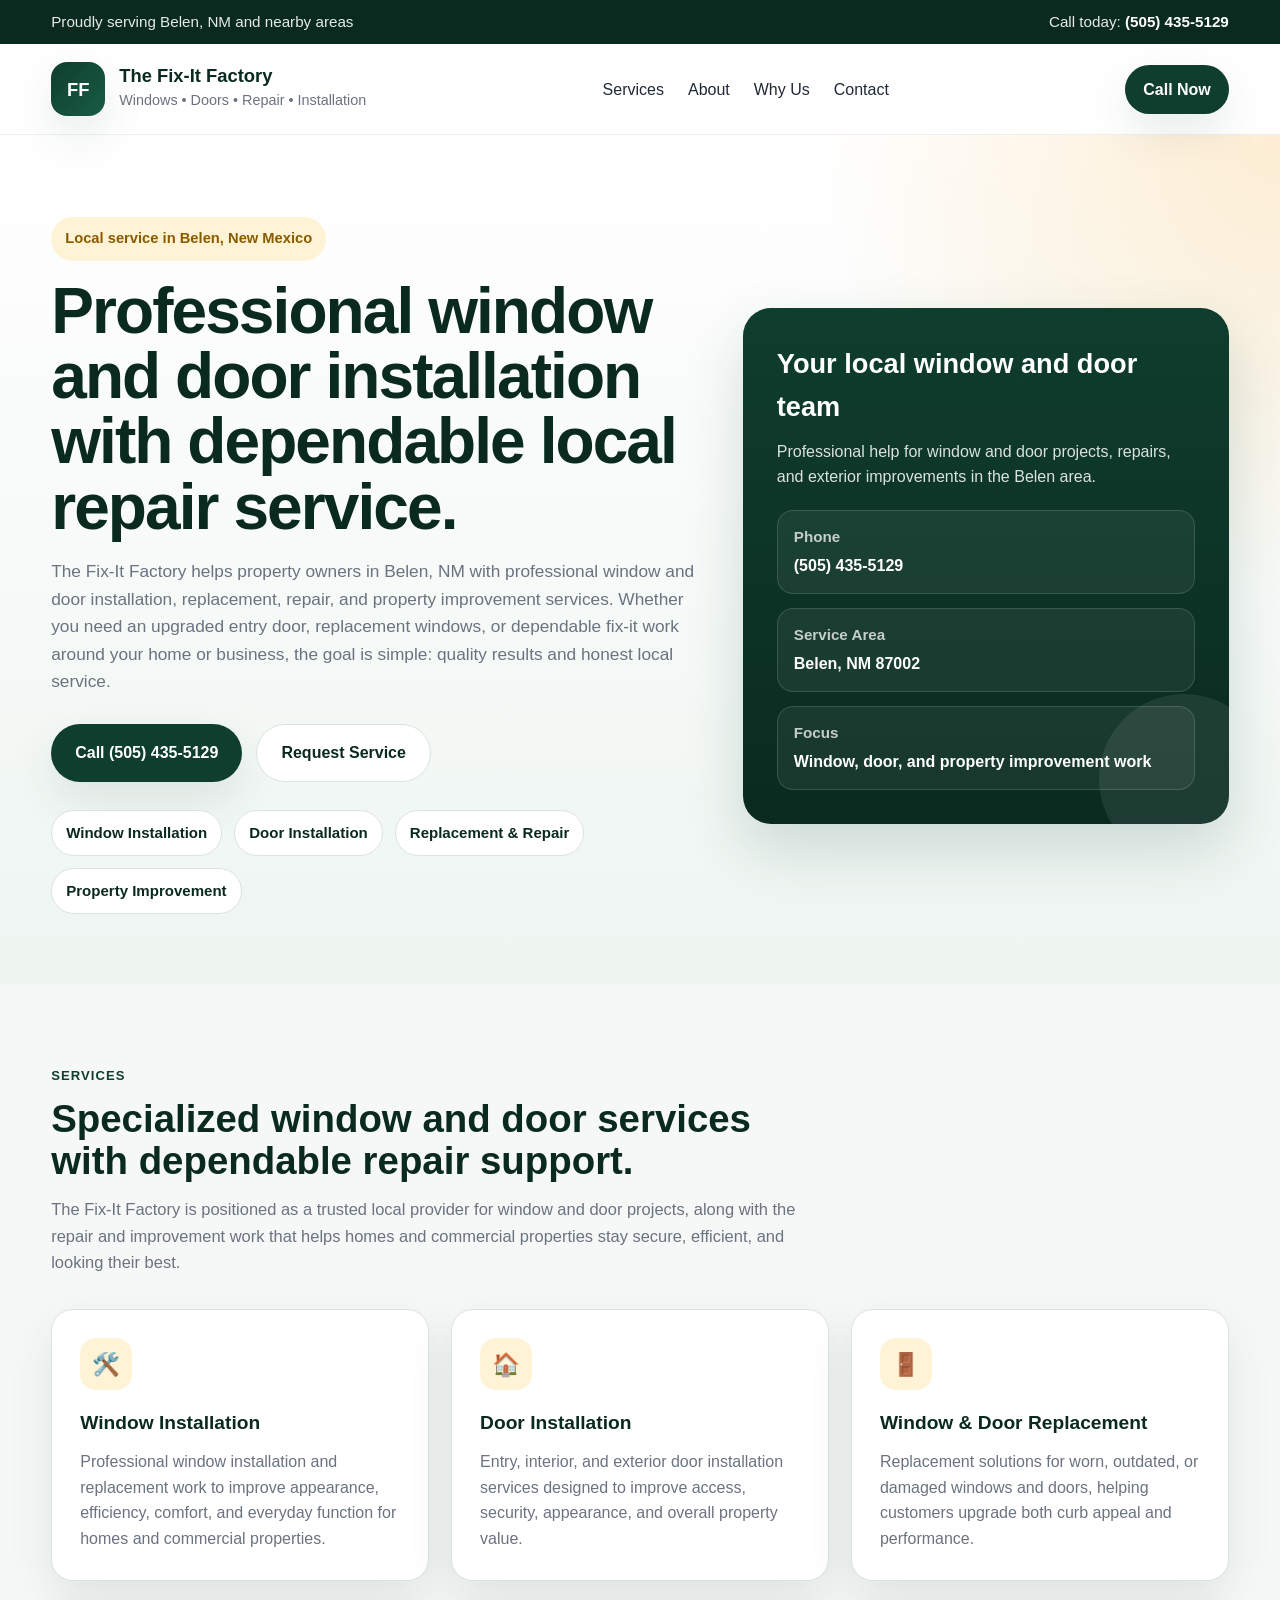
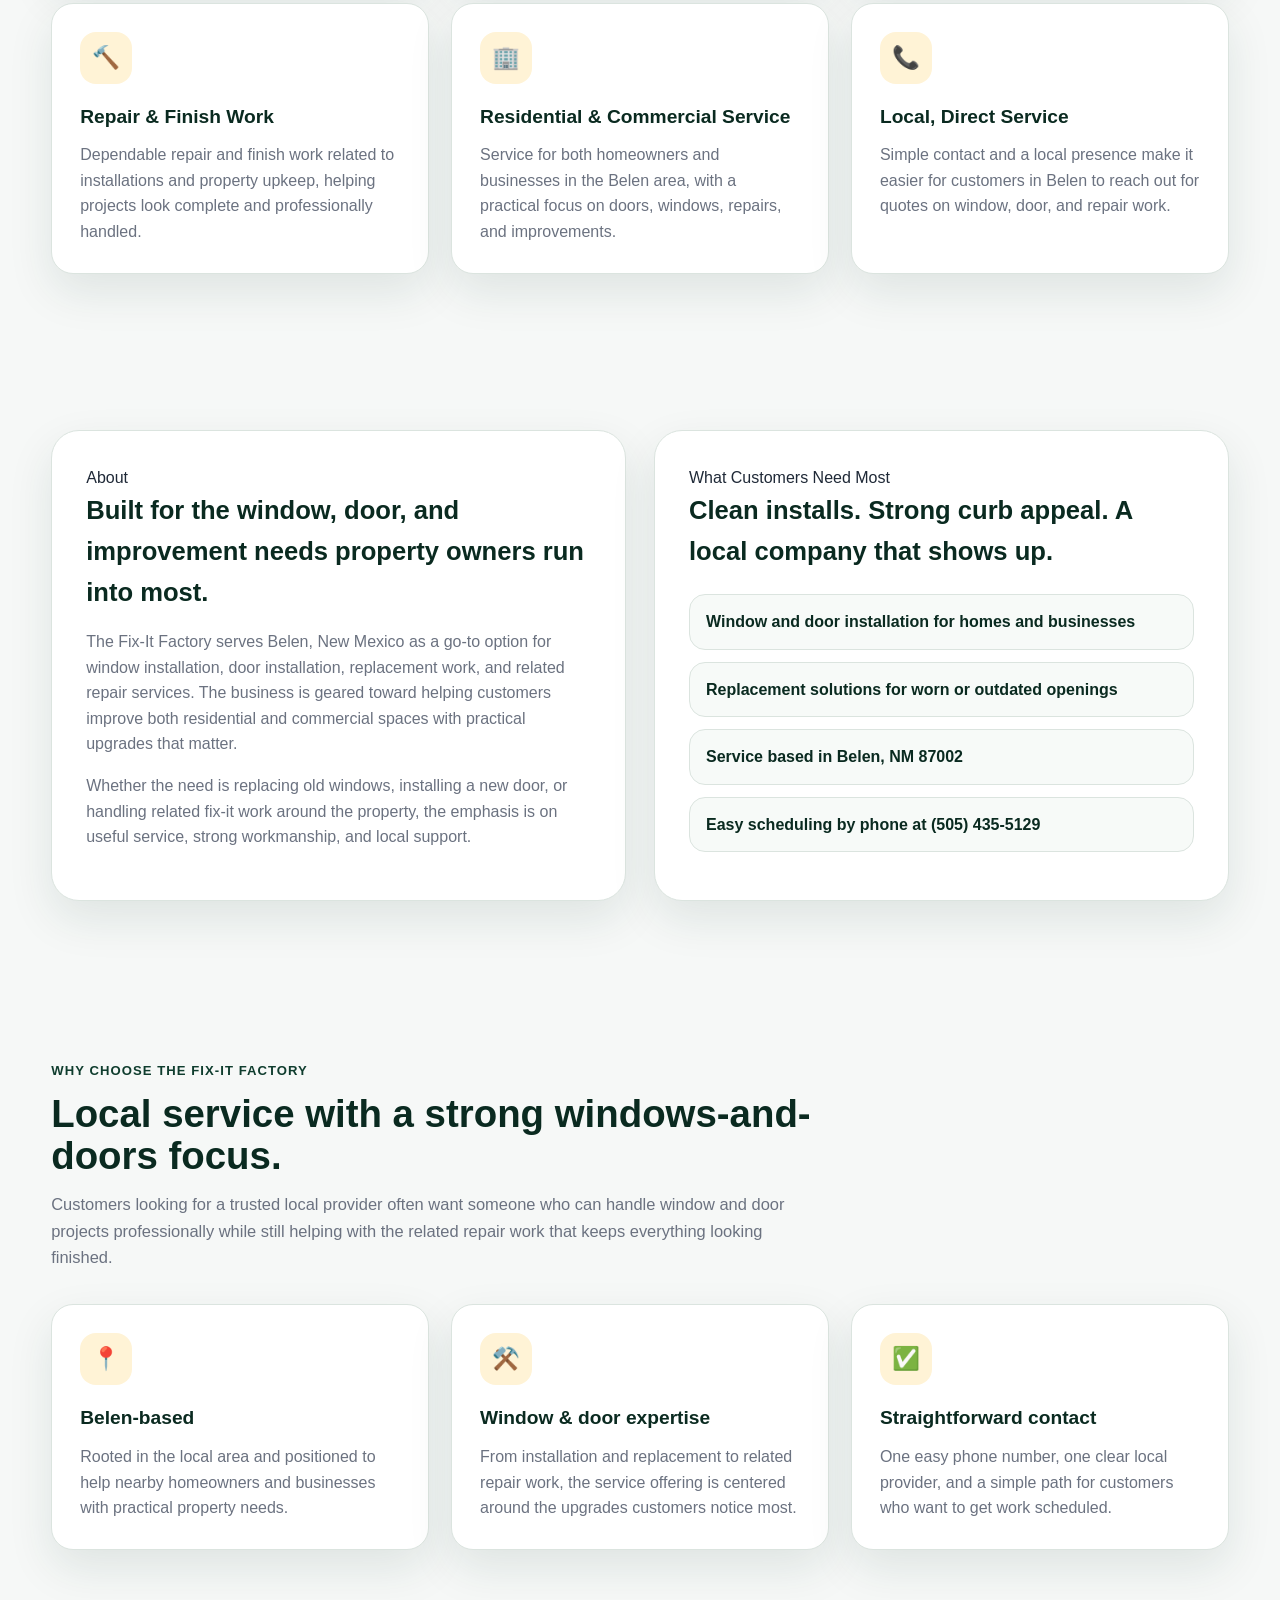
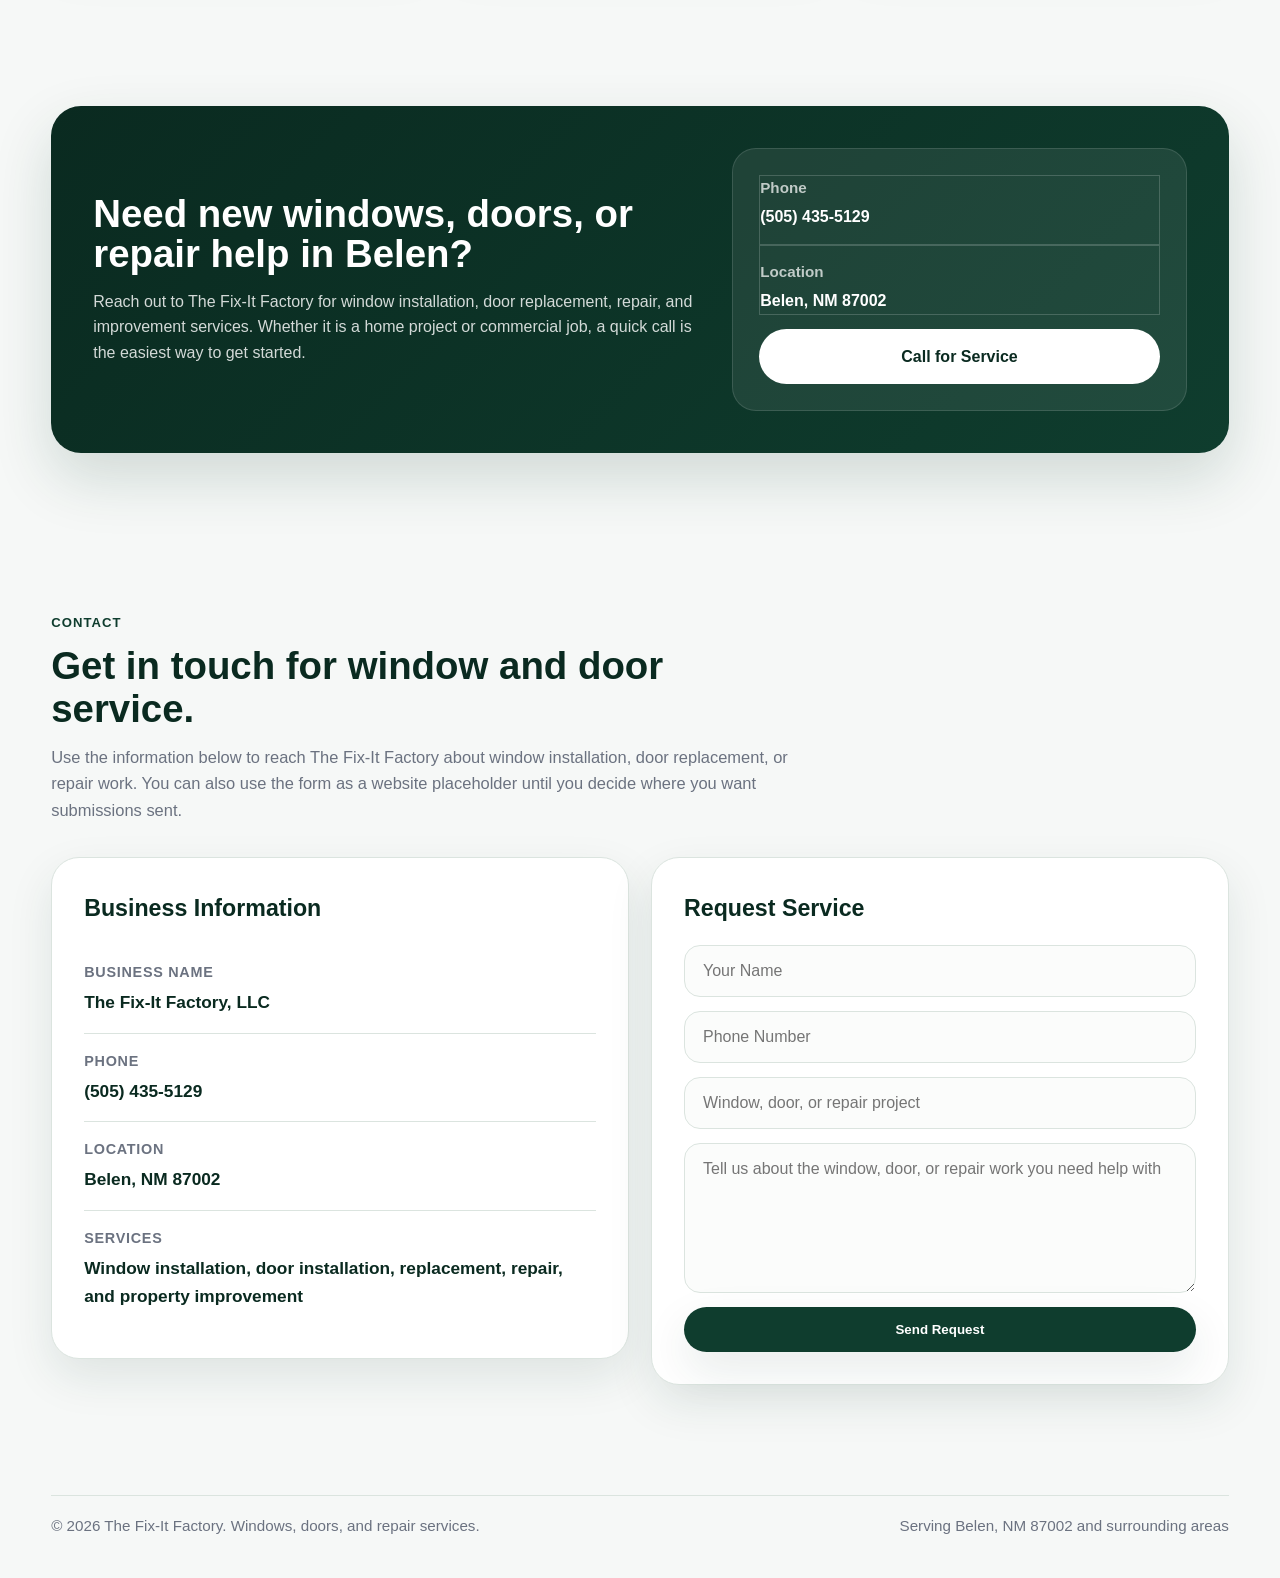
<file: index.html>
<!DOCTYPE html>
<html lang="en">
<head>
  <meta charset="UTF-8" />
  <meta name="viewport" content="width=device-width, initial-scale=1.0" />
  <title>The Fix-It Factory | Windows, Doors & Property Repair in Belen, NM</title>
  <meta name="description" content="The Fix-It Factory provides window installation, door installation, repair, and property improvement services in Belen, New Mexico. Call (505) 435-5129 for local service." />
  <style>
    :root {
      --primary: #0f3d2e;
      --primary-dark: #0a2a20;
      --accent: #f59e0b;
      --accent-soft: #fff3d6;
      --text: #1f2937;
      --text-light: #6b7280;
      --white: #ffffff;
      --bg: #f6f8f7;
      --card: #ffffff;
      --border: #dbe4df;
      --shadow: 0 18px 45px rgba(15, 61, 46, 0.10);
      --shadow-hover: 0 25px 60px rgba(15, 61, 46, 0.16);
      --radius: 22px;
      --max-width: 1180px;
    }

    * {
      box-sizing: border-box;
      margin: 0;
      padding: 0;
    }

    html {
      scroll-behavior: smooth;
    }

    body {
      font-family: Arial, Helvetica, sans-serif;
      color: var(--text);
      background: var(--bg);
      line-height: 1.6;
    }

    a {
      text-decoration: none;
      color: inherit;
    }

    img {
      max-width: 100%;
      display: block;
    }

    .container {
      width: min(92%, var(--max-width));
      margin: 0 auto;
    }

    .topbar {
      background: var(--primary-dark);
      color: rgba(255,255,255,0.9);
      font-size: 0.95rem;
    }

    .topbar-inner {
      display: flex;
      justify-content: space-between;
      align-items: center;
      gap: 16px;
      padding: 10px 0;
      flex-wrap: wrap;
    }

    .topbar a {
      color: #fff;
      font-weight: 700;
    }

    header {
      position: sticky;
      top: 0;
      z-index: 1000;
      background: rgba(255,255,255,0.92);
      backdrop-filter: blur(14px);
      border-bottom: 1px solid rgba(15, 61, 46, 0.08);
    }

    .nav {
      display: flex;
      align-items: center;
      justify-content: space-between;
      gap: 20px;
      padding: 18px 0;
    }

    .brand {
      display: flex;
      align-items: center;
      gap: 14px;
    }

    .logo {
      width: 54px;
      height: 54px;
      border-radius: 16px;
      background: linear-gradient(135deg, var(--primary), #185c46);
      color: white;
      display: grid;
      place-items: center;
      font-weight: 800;
      font-size: 1.15rem;
      box-shadow: var(--shadow);
    }

    .brand-text h1 {
      font-size: 1.15rem;
      line-height: 1.1;
      color: var(--primary-dark);
    }

    .brand-text span {
      font-size: 0.9rem;
      color: var(--text-light);
    }

    nav ul {
      list-style: none;
      display: flex;
      align-items: center;
      gap: 24px;
      flex-wrap: wrap;
    }

    nav a:hover {
      color: var(--primary);
    }

    .nav-cta {
      display: inline-flex;
      align-items: center;
      justify-content: center;
      background: var(--primary);
      color: #ffffff;
      padding: 12px 18px;
      border-radius: 999px;
      font-weight: 700;
      box-shadow: var(--shadow);
      transition: 0.25s ease;
    }

    .nav-cta:hover,
    .btn:hover {
      color: inherit;
      transform: translateY(-2px);
      box-shadow: var(--shadow-hover);
    }

    .hero {
      position: relative;
      overflow: hidden;
      padding: 82px 0 70px;
      background:
        radial-gradient(circle at top right, rgba(245, 158, 11, 0.18), transparent 30%),
        linear-gradient(180deg, #ffffff 0%, #eef5f1 100%);
    }

    .hero-grid {
      display: grid;
      grid-template-columns: 1.15fr 0.85fr;
      gap: 34px;
      align-items: center;
    }

    .eyebrow {
      display: inline-flex;
      align-items: center;
      gap: 8px;
      padding: 10px 14px;
      border-radius: 999px;
      background: var(--accent-soft);
      color: #8a5a00;
      font-weight: 700;
      margin-bottom: 18px;
      font-size: 0.92rem;
    }

    .hero h2 {
      font-size: clamp(2.2rem, 5vw, 4.5rem);
      line-height: 1.02;
      color: var(--primary-dark);
      margin-bottom: 18px;
      letter-spacing: -0.03em;
    }

    .hero p {
      font-size: 1.08rem;
      color: var(--text-light);
      max-width: 700px;
      margin-bottom: 28px;
    }

    .hero-actions {
      display: flex;
      flex-wrap: wrap;
      gap: 14px;
      margin-bottom: 28px;
    }

    .btn {
      display: inline-flex;
      align-items: center;
      justify-content: center;
      padding: 15px 24px;
      border-radius: 999px;
      font-weight: 700;
      transition: 0.25s ease;
    }

    .btn-primary {
      background: var(--primary);
      color: #ffffff;
      box-shadow: var(--shadow);
    }

    .btn-secondary {
      border: 1px solid var(--border);
      background: #ffffff;
      color: var(--primary-dark);
    }

    .hero-points {
      display: flex;
      flex-wrap: wrap;
      gap: 12px;
    }

    .hero-points span {
      background: white;
      border: 1px solid var(--border);
      color: var(--primary-dark);
      padding: 10px 14px;
      border-radius: 999px;
      font-size: 0.94rem;
      font-weight: 700;
    }

    .hero-card {
      background: linear-gradient(180deg, var(--primary) 0%, var(--primary-dark) 100%);
      color: white;
      padding: 34px;
      border-radius: 28px;
      box-shadow: var(--shadow-hover);
      position: relative;
      overflow: hidden;
    }

    .hero-card::after {
      content: "";
      position: absolute;
      inset: auto -40px -40px auto;
      width: 170px;
      height: 170px;
      background: rgba(255,255,255,0.08);
      border-radius: 50%;
    }

    .hero-card h3 {
      font-size: 1.7rem;
      margin-bottom: 10px;
    }

    .hero-card p {
      color: rgba(255,255,255,0.85);
      margin-bottom: 20px;
      font-size: 1rem;
    }

    .info-list {
      display: grid;
      gap: 14px;
    }

    .info-item {
      padding: 14px 16px;
      border: 1px solid rgba(255,255,255,0.14);
      background: rgba(255,255,255,0.06);
      border-radius: 16px;
    }

    .info-item strong {
      display: block;
      margin-bottom: 4px;
      font-size: 0.95rem;
      color: rgba(255,255,255,0.75);
    }

    .info-item span,
    .info-item a {
      font-size: 1rem;
      font-weight: 700;
      color: white;
    }

    section {
      padding: 78px 0;
    }

    .section-head {
      max-width: 760px;
      margin-bottom: 34px;
    }

    .section-head .tag {
      display: inline-block;
      color: var(--primary);
      font-weight: 800;
      text-transform: uppercase;
      letter-spacing: 0.08em;
      font-size: 0.82rem;
      margin-bottom: 12px;
    }

    .section-head h3 {
      font-size: clamp(1.8rem, 3vw, 3rem);
      line-height: 1.1;
      color: var(--primary-dark);
      margin-bottom: 14px;
    }

    .section-head p {
      color: var(--text-light);
      font-size: 1.03rem;
    }

    .services-grid,
    .why-grid,
    .contact-grid {
      display: grid;
      gap: 22px;
    }

    .services-grid {
      grid-template-columns: repeat(3, 1fr);
    }

    .card {
      background: var(--card);
      border: 1px solid var(--border);
      border-radius: var(--radius);
      padding: 28px;
      box-shadow: var(--shadow);
      transition: 0.25s ease;
    }

    .card:hover {
      transform: translateY(-6px);
      box-shadow: var(--shadow-hover);
    }

    .icon {
      width: 52px;
      height: 52px;
      border-radius: 16px;
      background: var(--accent-soft);
      color: #8a5a00;
      display: grid;
      place-items: center;
      font-size: 1.4rem;
      margin-bottom: 18px;
    }

    .card h4 {
      font-size: 1.2rem;
      color: var(--primary-dark);
      margin-bottom: 10px;
    }

    .card p {
      color: var(--text-light);
    }

    .about-wrap {
      display: grid;
      grid-template-columns: 1fr 1fr;
      gap: 28px;
      align-items: stretch;
    }

    .about-panel {
      background: white;
      border: 1px solid var(--border);
      border-radius: 28px;
      padding: 34px;
      box-shadow: var(--shadow);
    }

    .about-panel h4 {
      font-size: 1.6rem;
      color: var(--primary-dark);
      margin-bottom: 16px;
    }

    .about-panel p {
      color: var(--text-light);
      margin-bottom: 16px;
    }

    .check-list {
      list-style: none;
      display: grid;
      gap: 12px;
      margin-top: 22px;
    }

    .check-list li {
      background: #f7faf8;
      border: 1px solid var(--border);
      border-radius: 16px;
      padding: 14px 16px;
      font-weight: 700;
      color: var(--primary-dark);
    }

    .why-grid {
      grid-template-columns: repeat(3, 1fr);
    }

    .cta {
      background: linear-gradient(135deg, var(--primary-dark), var(--primary));
      color: white;
      border-radius: 30px;
      padding: 42px;
      display: grid;
      grid-template-columns: 1.15fr 0.85fr;
      gap: 24px;
      align-items: center;
      box-shadow: var(--shadow-hover);
    }

    .cta h3 {
      font-size: clamp(1.8rem, 3vw, 3rem);
      line-height: 1.05;
      margin-bottom: 14px;
    }

    .cta p {
      color: rgba(255,255,255,0.82);
      max-width: 680px;
    }

    .cta-box {
      background: rgba(255,255,255,0.08);
      border: 1px solid rgba(255,255,255,0.12);
      border-radius: 24px;
      padding: 26px;
    }

    .cta-box .btn-secondary {
      background: #ffffff;
      color: var(--primary-dark);
      border: none;
      width: 100%;
      margin-top: 14px;
    }

    .contact-grid {
      grid-template-columns: 1fr 1fr;
      align-items: start;
    }

    .contact-card {
      background: white;
      border: 1px solid var(--border);
      border-radius: 28px;
      padding: 32px;
      box-shadow: var(--shadow);
    }

    .contact-card h4 {
      font-size: 1.45rem;
      color: var(--primary-dark);
      margin-bottom: 18px;
    }

    .contact-row {
      padding: 16px 0;
      border-bottom: 1px solid var(--border);
    }

    .contact-row:last-child {
      border-bottom: none;
    }

    .contact-row strong {
      display: block;
      color: var(--text-light);
      font-size: 0.9rem;
      margin-bottom: 5px;
      text-transform: uppercase;
      letter-spacing: 0.05em;
    }

    .contact-row span,
    .contact-row a {
      color: var(--primary-dark);
      font-size: 1.08rem;
      font-weight: 700;
    }

    form {
      display: grid;
      gap: 14px;
    }

    input,
    textarea {
      width: 100%;
      padding: 16px 18px;
      border-radius: 16px;
      border: 1px solid var(--border);
      background: #fbfcfb;
      font-size: 1rem;
      color: var(--text);
      font-family: inherit;
    }

    textarea {
      min-height: 150px;
      resize: vertical;
    }

    button {
      border: none;
      cursor: pointer;
      font-family: inherit;
      color: inherit;
    }

    footer {
      padding: 32px 0 40px;
      color: var(--text-light);
      font-size: 0.95rem;
    }

    .footer-inner {
      display: flex;
      justify-content: space-between;
      gap: 16px;
      flex-wrap: wrap;
      padding-top: 18px;
      border-top: 1px solid var(--border);
    }

    @media (max-width: 980px) {
      .hero-grid,
      .about-wrap,
      .cta,
      .contact-grid,
      .services-grid,
      .why-grid {
        grid-template-columns: 1fr;
      }

      .nav {
        flex-direction: column;
        align-items: flex-start;
      }

      nav ul {
        gap: 16px;
      }
    }

    @media (max-width: 640px) {
      .hero {
        padding-top: 62px;
      }

      .hero-card,
      .about-panel,
      .contact-card,
      .cta,
      .card {
        padding: 24px;
      }

      .topbar-inner,
      .footer-inner {
        flex-direction: column;
        align-items: flex-start;
      }

      .hero-actions {
        flex-direction: column;
      }

      .btn,
      .nav-cta {
        width: 100%;
      }
    }
  </style>
</head>
<body>
  <div class="topbar">
    <div class="container topbar-inner">
      <div>Proudly serving Belen, NM and nearby areas</div>
      <div>Call today: <a href="tel:15054355129">(505) 435-5129</a></div>
    </div>
  </div>

  <header>
    <div class="container nav">
      <a href="#home" class="brand">
        <div class="logo">FF</div>
        <div class="brand-text">
          <h1>The Fix-It Factory</h1>
          <span>Windows • Doors • Repair • Installation</span>
        </div>
      </a>

      <nav>
        <ul>
          <li><a href="#services">Services</a></li>
          <li><a href="#about">About</a></li>
          <li><a href="#why-us">Why Us</a></li>
          <li><a href="#contact">Contact</a></li>
        </ul>
      </nav>

      <a class="nav-cta" href="tel:15054355129">Call Now</a>
    </div>
  </header>

  <main>
    <section class="hero" id="home">
      <div class="container hero-grid">
        <div>
          <div class="eyebrow">Local service in Belen, New Mexico</div>
          <h2>Professional window and door installation with dependable local repair service.</h2>
          <p>
            The Fix-It Factory helps property owners in Belen, NM with professional window and door installation, replacement, repair, and property improvement services. Whether you need an upgraded entry door, replacement windows, or dependable fix-it work around your home or business, the goal is simple: quality results and honest local service.
          </p>

          <div class="hero-actions">
            <a class="btn btn-primary" href="tel:15054355129">Call (505) 435-5129</a>
            <a class="btn btn-secondary" href="#contact">Request Service</a>
          </div>

          <div class="hero-points">
            <span>Window Installation</span>
            <span>Door Installation</span>
            <span>Replacement & Repair</span>
            <span>Property Improvement</span>
          </div>
        </div>

        <aside class="hero-card">
          <h3>Your local window and door team</h3>
          <p>Professional help for window and door projects, repairs, and exterior improvements in the Belen area.</p>
          <div class="info-list">
            <div class="info-item">
              <strong>Phone</strong>
              <a href="tel:15054355129">(505) 435-5129</a>
            </div>
            <div class="info-item">
              <strong>Service Area</strong>
              <span>Belen, NM 87002</span>
            </div>
            <div class="info-item">
              <strong>Focus</strong>
              <span>Window, door, and property improvement work</span>
            </div>
          </div>
        </aside>
      </div>
    </section>

    <section id="services">
      <div class="container">
        <div class="section-head">
          <span class="tag">Services</span>
          <h3>Specialized window and door services with dependable repair support.</h3>
          <p>
            The Fix-It Factory is positioned as a trusted local provider for window and door projects, along with the repair and improvement work that helps homes and commercial properties stay secure, efficient, and looking their best.
          </p>
        </div>

        <div class="services-grid">
          <article class="card">
            <div class="icon">🛠️</div>
            <h4>Window Installation</h4>
            <p>Professional window installation and replacement work to improve appearance, efficiency, comfort, and everyday function for homes and commercial properties.</p>
          </article>

          <article class="card">
            <div class="icon">🏠</div>
            <h4>Door Installation</h4>
            <p>Entry, interior, and exterior door installation services designed to improve access, security, appearance, and overall property value.</p>
          </article>

          <article class="card">
            <div class="icon">🚪</div>
            <h4>Window & Door Replacement</h4>
            <p>Replacement solutions for worn, outdated, or damaged windows and doors, helping customers upgrade both curb appeal and performance.</p>
          </article>

          <article class="card">
            <div class="icon">🔨</div>
            <h4>Repair & Finish Work</h4>
            <p>Dependable repair and finish work related to installations and property upkeep, helping projects look complete and professionally handled.</p>
          </article>

          <article class="card">
            <div class="icon">🏢</div>
            <h4>Residential & Commercial Service</h4>
            <p>Service for both homeowners and businesses in the Belen area, with a practical focus on doors, windows, repairs, and improvements.</p>
          </article>

          <article class="card">
            <div class="icon">📞</div>
            <h4>Local, Direct Service</h4>
            <p>Simple contact and a local presence make it easier for customers in Belen to reach out for quotes on window, door, and repair work.</p>
          </article>
        </div>
      </div>
    </section>

    <section id="about">
      <div class="container about-wrap">
        <div class="about-panel">
          <span class="tag">About</span>
          <h4>Built for the window, door, and improvement needs property owners run into most.</h4>
          <p>
            The Fix-It Factory serves Belen, New Mexico as a go-to option for window installation, door installation, replacement work, and related repair services. The business is geared toward helping customers improve both residential and commercial spaces with practical upgrades that matter.
          </p>
          <p>
            Whether the need is replacing old windows, installing a new door, or handling related fix-it work around the property, the emphasis is on useful service, strong workmanship, and local support.
          </p>
        </div>

        <div class="about-panel">
          <span class="tag">What Customers Need Most</span>
          <h4>Clean installs. Strong curb appeal. A local company that shows up.</h4>
          <ul class="check-list">
            <li>Window and door installation for homes and businesses</li>
            <li>Replacement solutions for worn or outdated openings</li>
            <li>Service based in Belen, NM 87002</li>
            <li>Easy scheduling by phone at (505) 435-5129</li>
          </ul>
        </div>
      </div>
    </section>

    <section id="why-us">
      <div class="container">
        <div class="section-head">
          <span class="tag">Why Choose The Fix-It Factory</span>
          <h3>Local service with a strong windows-and-doors focus.</h3>
          <p>
            Customers looking for a trusted local provider often want someone who can handle window and door projects professionally while still helping with the related repair work that keeps everything looking finished.
          </p>
        </div>

        <div class="why-grid">
          <article class="card">
            <div class="icon">📍</div>
            <h4>Belen-based</h4>
            <p>Rooted in the local area and positioned to help nearby homeowners and businesses with practical property needs.</p>
          </article>

          <article class="card">
            <div class="icon">⚒️</div>
            <h4>Window & door expertise</h4>
            <p>From installation and replacement to related repair work, the service offering is centered around the upgrades customers notice most.</p>
          </article>

          <article class="card">
            <div class="icon">✅</div>
            <h4>Straightforward contact</h4>
            <p>One easy phone number, one clear local provider, and a simple path for customers who want to get work scheduled.</p>
          </article>
        </div>
      </div>
    </section>

    <section>
      <div class="container">
        <div class="cta">
          <div>
            <h3>Need new windows, doors, or repair help in Belen?</h3>
            <p>
              Reach out to The Fix-It Factory for window installation, door replacement, repair, and improvement services. Whether it is a home project or commercial job, a quick call is the easiest way to get started.
            </p>
          </div>
          <div class="cta-box">
            <div class="info-item" style="background: transparent; border-color: rgba(255,255,255,0.18); padding: 0 0 14px; border-radius: 0;">
              <strong style="color: rgba(255,255,255,0.72);">Phone</strong>
              <a href="tel:15054355129">(505) 435-5129</a>
            </div>
            <div class="info-item" style="background: transparent; border-color: rgba(255,255,255,0.18); padding: 14px 0 0; border-radius: 0;">
              <strong style="color: rgba(255,255,255,0.72);">Location</strong>
              <span>Belen, NM 87002</span>
            </div>
            <a class="btn btn-secondary" href="tel:15054355129">Call for Service</a>
          </div>
        </div>
      </div>
    </section>

    <section id="contact">
      <div class="container">
        <div class="section-head">
          <span class="tag">Contact</span>
          <h3>Get in touch for window and door service.</h3>
          <p>
            Use the information below to reach The Fix-It Factory about window installation, door replacement, or repair work. You can also use the form as a website placeholder until you decide where you want submissions sent.
          </p>
        </div>

        <div class="contact-grid">
          <div class="contact-card">
            <h4>Business Information</h4>

            <div class="contact-row">
              <strong>Business Name</strong>
              <span>The Fix-It Factory, LLC</span>
            </div>

            <div class="contact-row">
              <strong>Phone</strong>
              <a href="tel:15054355129">(505) 435-5129</a>
            </div>

            <div class="contact-row">
              <strong>Location</strong>
              <span>Belen, NM 87002</span>
            </div>

            <div class="contact-row">
              <strong>Services</strong>
              <span>Window installation, door installation, replacement, repair, and property improvement</span>
            </div>
          </div>

          <div class="contact-card">
            <h4>Request Service</h4>
            <form>
              <input type="text" name="name" placeholder="Your Name" />
              <input type="tel" name="phone" placeholder="Phone Number" />
              <input type="text" name="project" placeholder="Window, door, or repair project" />
              <textarea name="message" placeholder="Tell us about the window, door, or repair work you need help with"></textarea>
              <button class="btn btn-primary" type="submit">Send Request</button>
            </form>
          </div>
        </div>
      </div>
    </section>
  </main>

  <footer>
    <div class="container footer-inner">
      <div>© 2026 The Fix-It Factory. Windows, doors, and repair services.</div>
      <div>Serving Belen, NM 87002 and surrounding areas</div>
    </div>
  </footer>
</body>
</html>
</file>
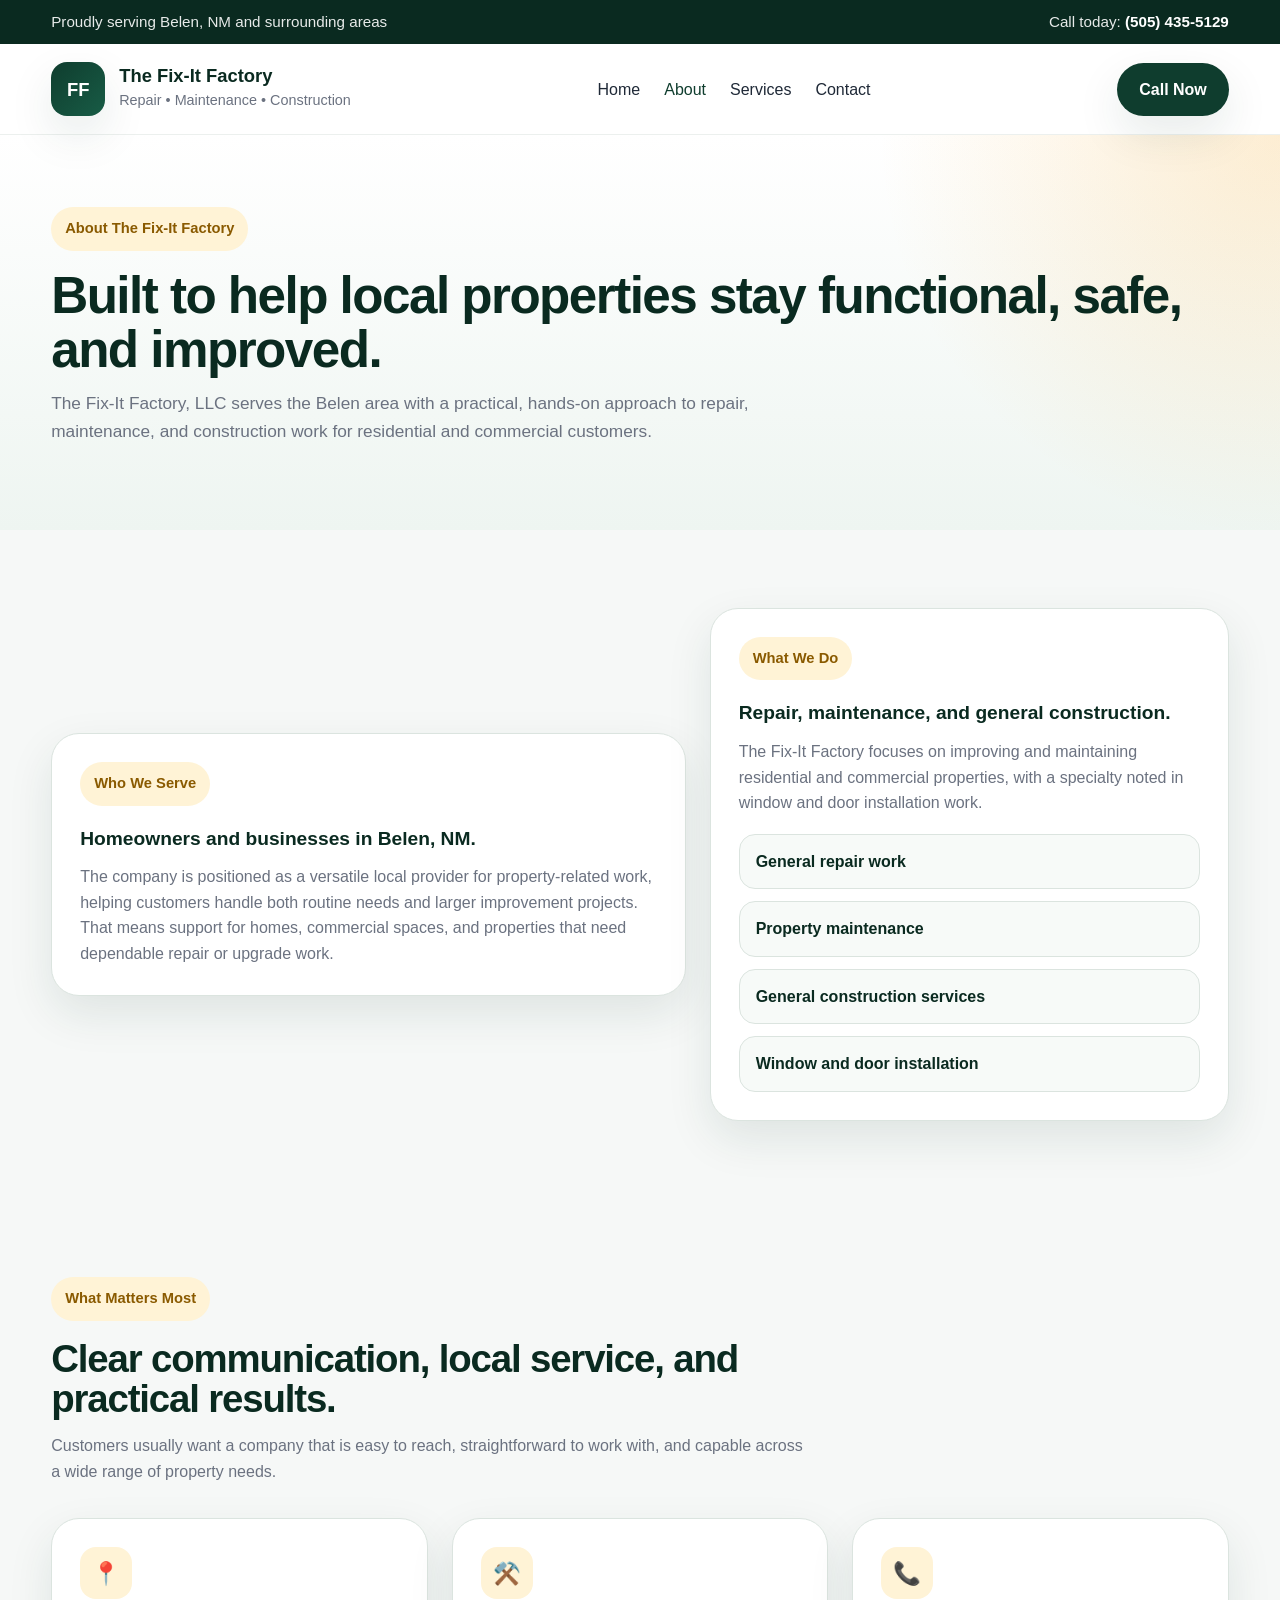
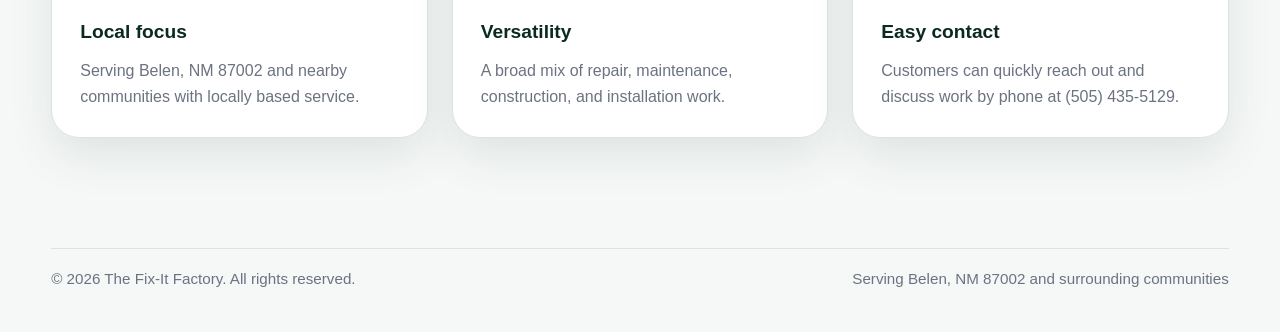
<file: about.html>
<!DOCTYPE html>
<html lang="en">
<head>
  <meta charset="UTF-8" />
  <meta name="viewport" content="width=device-width, initial-scale=1.0" />
  <title>About | The Fix-It Factory</title>
  <meta name="description" content="Learn more about The Fix-It Factory, a Belen, New Mexico company offering repair, maintenance, and construction services." />
  <link rel="stylesheet" href="style.css" />
</head>
<body>
  <div class="topbar">
    <div class="container topbar-inner">
      <div>Proudly serving Belen, NM and surrounding areas</div>
      <div>Call today: <a href="tel:15054355129">(505) 435-5129</a></div>
    </div>
  </div>
  <header>
    <div class="container nav">
      <a href="index.html" class="brand">
        <div class="logo">FF</div>
        <div class="brand-text">
          <h1>The Fix-It Factory</h1>
          <span>Repair • Maintenance • Construction</span>
        </div>
      </a>
      <nav>
        <ul>
          <li><a href="index.html">Home</a></li>
          <li><a class="active" href="about.html">About</a></li>
          <li><a href="services.html">Services</a></li>
          <li><a href="contact.html">Contact</a></li>
        </ul>
      </nav>
      <a class="nav-cta" href="tel:15054355129">Call Now</a>
    </div>
  </header>

  <main>
    <section class="page-hero">
      <div class="container">
        <div class="eyebrow">About The Fix-It Factory</div>
        <h2>Built to help local properties stay functional, safe, and improved.</h2>
        <p>The Fix-It Factory, LLC serves the Belen area with a practical, hands-on approach to repair, maintenance, and construction work for residential and commercial customers.</p>
      </div>
    </section>

    <section>
      <div class="container split-grid">
        <div class="panel">
          <span class="tag">Who We Serve</span>
          <h4>Homeowners and businesses in Belen, NM.</h4>
          <p>The company is positioned as a versatile local provider for property-related work, helping customers handle both routine needs and larger improvement projects.</p>
          <p>That means support for homes, commercial spaces, and properties that need dependable repair or upgrade work.</p>
        </div>
        <div class="panel">
          <span class="tag">What We Do</span>
          <h4>Repair, maintenance, and general construction.</h4>
          <p>The Fix-It Factory focuses on improving and maintaining residential and commercial properties, with a specialty noted in window and door installation work.</p>
          <ul class="check-list">
            <li>General repair work</li>
            <li>Property maintenance</li>
            <li>General construction services</li>
            <li>Window and door installation</li>
          </ul>
        </div>
      </div>
    </section>

    <section>
      <div class="container">
        <div class="section-head">
          <span class="tag">What Matters Most</span>
          <h3>Clear communication, local service, and practical results.</h3>
          <p>Customers usually want a company that is easy to reach, straightforward to work with, and capable across a wide range of property needs.</p>
        </div>
        <div class="why-grid">
          <article class="card">
            <div class="icon">📍</div>
            <h4>Local focus</h4>
            <p>Serving Belen, NM 87002 and nearby communities with locally based service.</p>
          </article>
          <article class="card">
            <div class="icon">⚒️</div>
            <h4>Versatility</h4>
            <p>A broad mix of repair, maintenance, construction, and installation work.</p>
          </article>
          <article class="card">
            <div class="icon">📞</div>
            <h4>Easy contact</h4>
            <p>Customers can quickly reach out and discuss work by phone at (505) 435-5129.</p>
          </article>
        </div>
      </div>
    </section>
  </main>

  <footer>
    <div class="container footer-inner">
      <div>© 2026 The Fix-It Factory. All rights reserved.</div>
      <div>Serving Belen, NM 87002 and surrounding communities</div>
    </div>
  </footer>
</body>
</html>
</file>
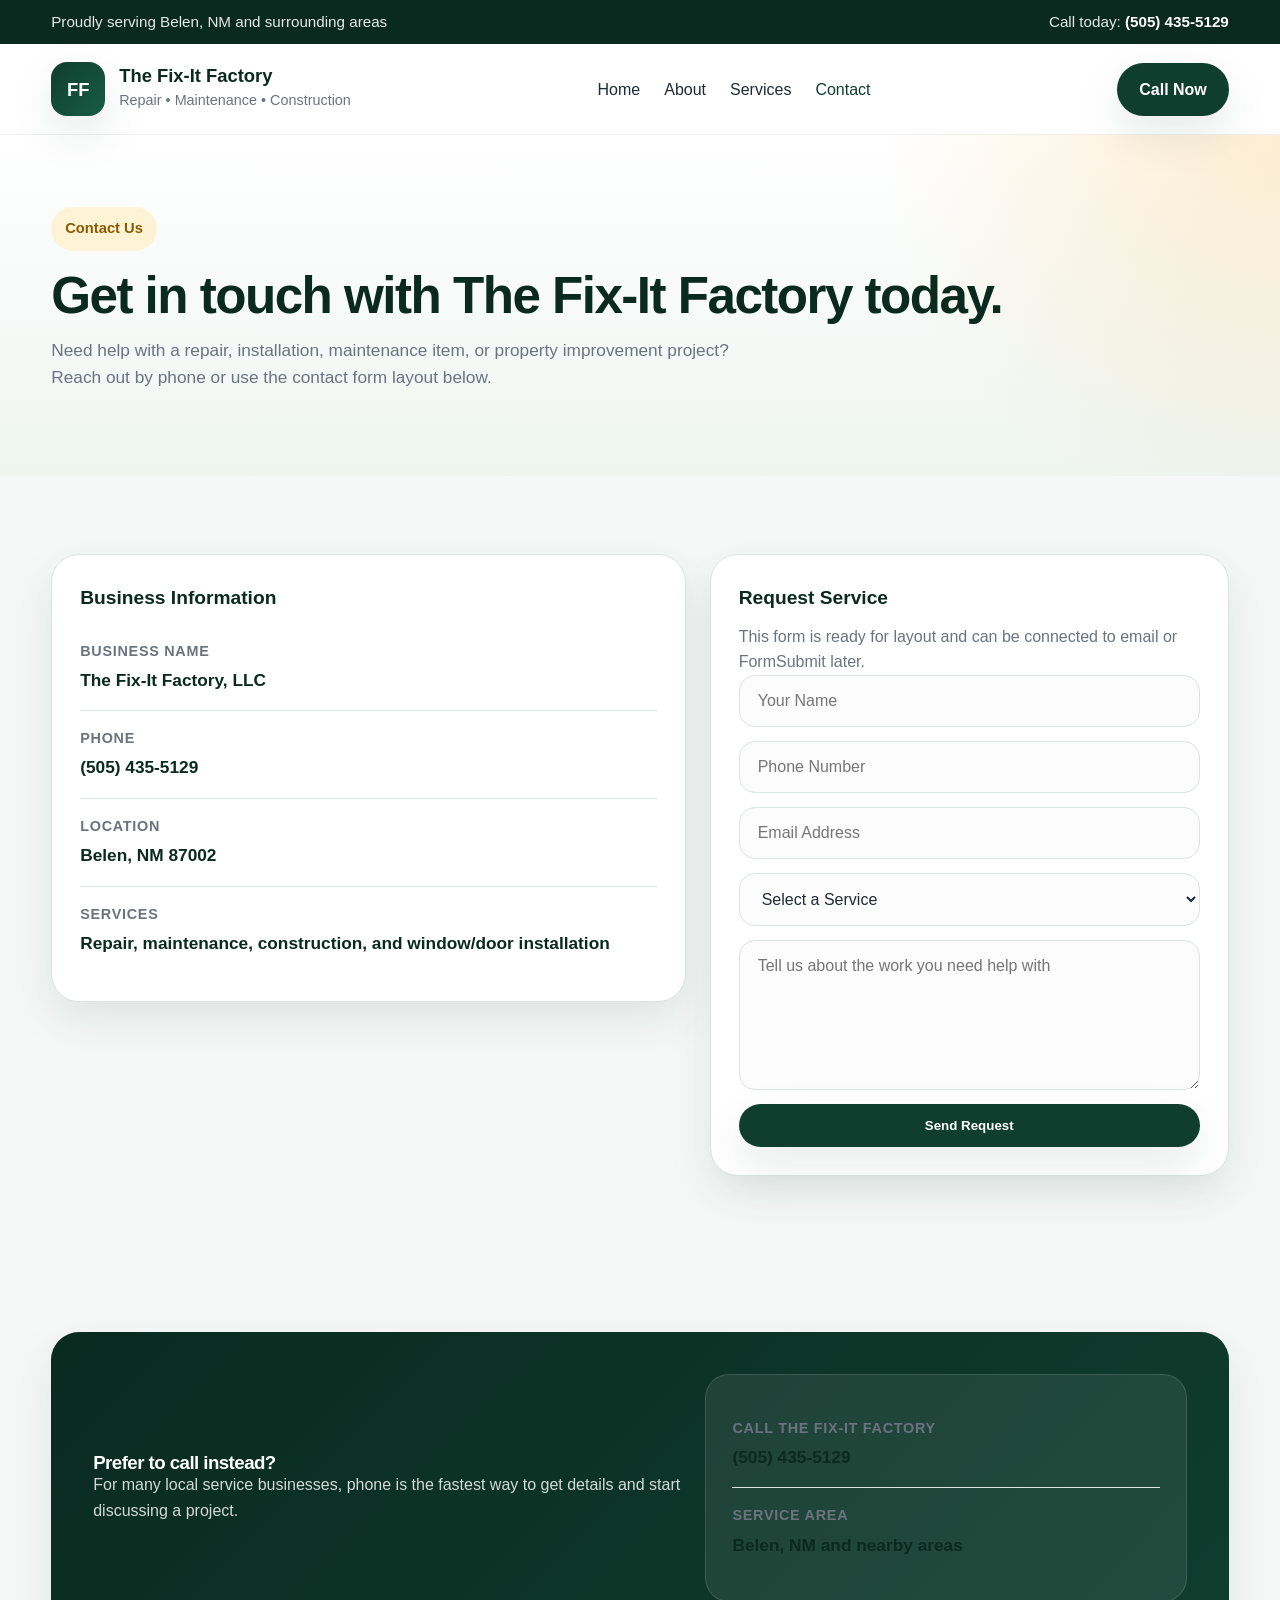
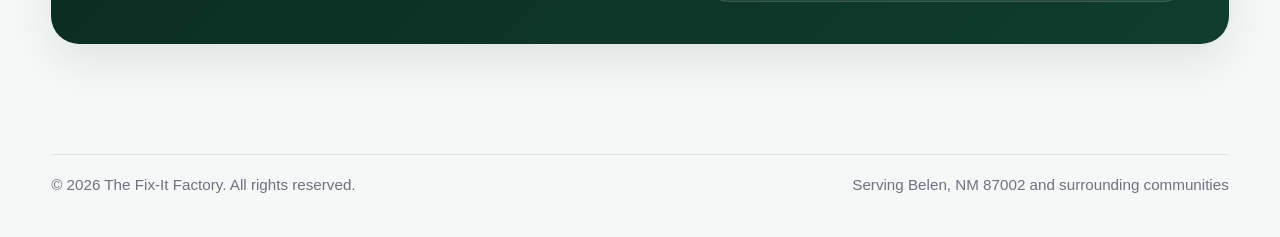
<file: contact.html>
<!DOCTYPE html>
<html lang="en">
<head>
  <meta charset="UTF-8" />
  <meta name="viewport" content="width=device-width, initial-scale=1.0" />
  <title>Contact | The Fix-It Factory</title>
  <meta name="description" content="Contact The Fix-It Factory for repair, maintenance, and construction services in Belen, NM." />
  <link rel="stylesheet" href="style.css" />
</head>
<body>
  <div class="topbar">
    <div class="container topbar-inner">
      <div>Proudly serving Belen, NM and surrounding areas</div>
      <div>Call today: <a href="tel:15054355129">(505) 435-5129</a></div>
    </div>
  </div>
  <header>
    <div class="container nav">
      <a href="index.html" class="brand">
        <div class="logo">FF</div>
        <div class="brand-text">
          <h1>The Fix-It Factory</h1>
          <span>Repair • Maintenance • Construction</span>
        </div>
      </a>
      <nav>
        <ul>
          <li><a href="index.html">Home</a></li>
          <li><a href="about.html">About</a></li>
          <li><a href="services.html">Services</a></li>
          <li><a class="active" href="contact.html">Contact</a></li>
        </ul>
      </nav>
      <a class="nav-cta" href="tel:15054355129">Call Now</a>
    </div>
  </header>

  <main>
    <section class="page-hero">
      <div class="container">
        <div class="eyebrow">Contact Us</div>
        <h2>Get in touch with The Fix-It Factory today.</h2>
        <p>Need help with a repair, installation, maintenance item, or property improvement project? Reach out by phone or use the contact form layout below.</p>
      </div>
    </section>

    <section>
      <div class="container contact-grid">
        <div class="contact-card">
          <h4>Business Information</h4>
          <div class="contact-row">
            <strong>Business Name</strong>
            <span>The Fix-It Factory, LLC</span>
          </div>
          <div class="contact-row">
            <strong>Phone</strong>
            <a href="tel:15054355129">(505) 435-5129</a>
          </div>
          <div class="contact-row">
            <strong>Location</strong>
            <span>Belen, NM 87002</span>
          </div>
          <div class="contact-row">
            <strong>Services</strong>
            <span>Repair, maintenance, construction, and window/door installation</span>
          </div>
        </div>

        <div class="contact-card">
          <h4>Request Service</h4>
          <p class="lead">This form is ready for layout and can be connected to email or FormSubmit later.</p>
          <form>
            <input type="text" name="name" placeholder="Your Name" />
            <input type="tel" name="phone" placeholder="Phone Number" />
            <input type="email" name="email" placeholder="Email Address" />
            <select name="service">
              <option value="">Select a Service</option>
              <option>General Repair</option>
              <option>Property Maintenance</option>
              <option>Construction Project</option>
              <option>Window Installation</option>
              <option>Door Installation</option>
            </select>
            <textarea name="message" placeholder="Tell us about the work you need help with"></textarea>
            <button class="btn btn-primary" type="submit">Send Request</button>
          </form>
        </div>
      </div>
    </section>

    <section>
      <div class="container">
        <div class="cta">
          <div class="cta-grid">
            <div>
              <h3>Prefer to call instead?</h3>
              <p>For many local service businesses, phone is the fastest way to get details and start discussing a project.</p>
            </div>
            <div class="cta-box">
              <div class="contact-row">
                <strong>Call The Fix-It Factory</strong>
                <a href="tel:15054355129">(505) 435-5129</a>
              </div>
              <div class="contact-row">
                <strong>Service Area</strong>
                <span>Belen, NM and nearby areas</span>
              </div>
            </div>
          </div>
        </div>
      </div>
    </section>
  </main>

  <footer>
    <div class="container footer-inner">
      <div>© 2026 The Fix-It Factory. All rights reserved.</div>
      <div>Serving Belen, NM 87002 and surrounding communities</div>
    </div>
  </footer>
</body>
</html>
</file>
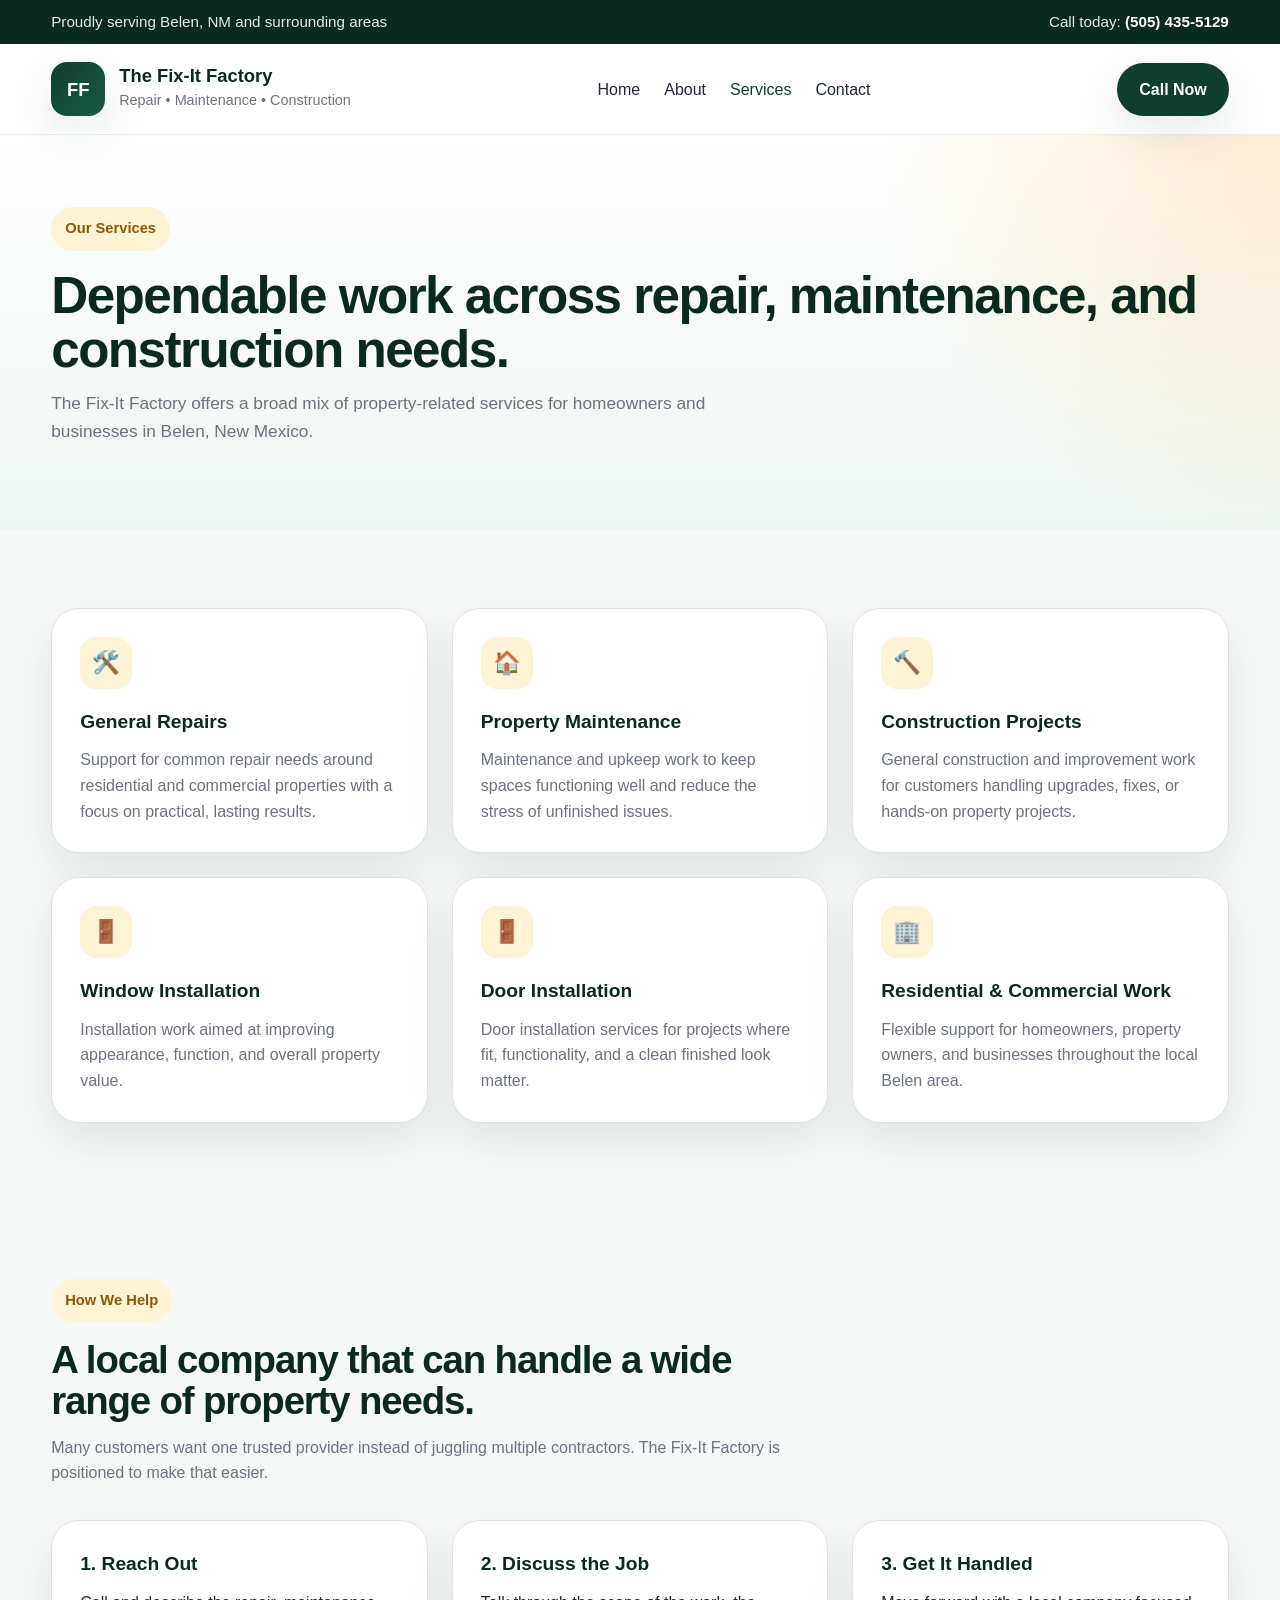
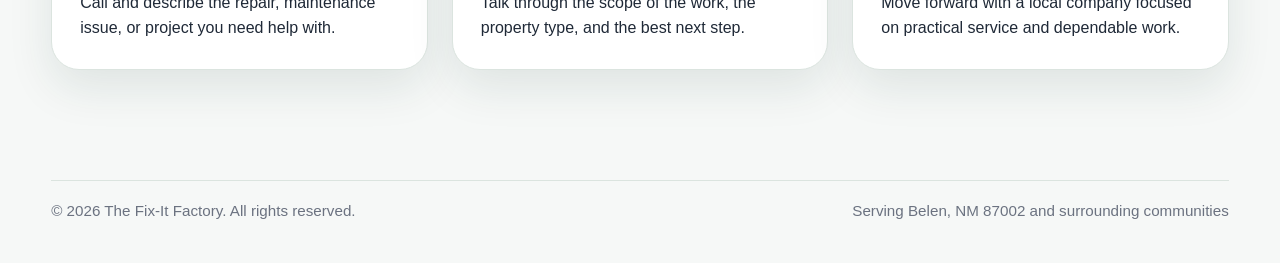
<file: services.html>
<!DOCTYPE html>
<html lang="en">
<head>
  <meta charset="UTF-8" />
  <meta name="viewport" content="width=device-width, initial-scale=1.0" />
  <title>Services | The Fix-It Factory</title>
  <meta name="description" content="See the repair, maintenance, construction, and installation services offered by The Fix-It Factory in Belen, NM." />
  <link rel="stylesheet" href="style.css" />
</head>
<body>
  <div class="topbar">
    <div class="container topbar-inner">
      <div>Proudly serving Belen, NM and surrounding areas</div>
      <div>Call today: <a href="tel:15054355129">(505) 435-5129</a></div>
    </div>
  </div>
  <header>
    <div class="container nav">
      <a href="index.html" class="brand">
        <div class="logo">FF</div>
        <div class="brand-text">
          <h1>The Fix-It Factory</h1>
          <span>Repair • Maintenance • Construction</span>
        </div>
      </a>
      <nav>
        <ul>
          <li><a href="index.html">Home</a></li>
          <li><a href="about.html">About</a></li>
          <li><a class="active" href="services.html">Services</a></li>
          <li><a href="contact.html">Contact</a></li>
        </ul>
      </nav>
      <a class="nav-cta" href="tel:15054355129">Call Now</a>
    </div>
  </header>

  <main>
    <section class="page-hero">
      <div class="container">
        <div class="eyebrow">Our Services</div>
        <h2>Dependable work across repair, maintenance, and construction needs.</h2>
        <p>The Fix-It Factory offers a broad mix of property-related services for homeowners and businesses in Belen, New Mexico.</p>
      </div>
    </section>

    <section>
      <div class="container">
        <div class="services-grid">
          <article class="card">
            <div class="icon">🛠️</div>
            <h4>General Repairs</h4>
            <p>Support for common repair needs around residential and commercial properties with a focus on practical, lasting results.</p>
          </article>
          <article class="card">
            <div class="icon">🏠</div>
            <h4>Property Maintenance</h4>
            <p>Maintenance and upkeep work to keep spaces functioning well and reduce the stress of unfinished issues.</p>
          </article>
          <article class="card">
            <div class="icon">🔨</div>
            <h4>Construction Projects</h4>
            <p>General construction and improvement work for customers handling upgrades, fixes, or hands-on property projects.</p>
          </article>
          <article class="card">
            <div class="icon">🚪</div>
            <h4>Window Installation</h4>
            <p>Installation work aimed at improving appearance, function, and overall property value.</p>
          </article>
          <article class="card">
            <div class="icon">🚪</div>
            <h4>Door Installation</h4>
            <p>Door installation services for projects where fit, functionality, and a clean finished look matter.</p>
          </article>
          <article class="card">
            <div class="icon">🏢</div>
            <h4>Residential & Commercial Work</h4>
            <p>Flexible support for homeowners, property owners, and businesses throughout the local Belen area.</p>
          </article>
        </div>
      </div>
    </section>

    <section>
      <div class="container">
        <div class="section-head">
          <span class="tag">How We Help</span>
          <h3>A local company that can handle a wide range of property needs.</h3>
          <p>Many customers want one trusted provider instead of juggling multiple contractors. The Fix-It Factory is positioned to make that easier.</p>
        </div>
        <div class="process-grid">
          <article class="info-card">
            <h4>1. Reach Out</h4>
            <p>Call and describe the repair, maintenance issue, or project you need help with.</p>
          </article>
          <article class="info-card">
            <h4>2. Discuss the Job</h4>
            <p>Talk through the scope of the work, the property type, and the best next step.</p>
          </article>
          <article class="info-card">
            <h4>3. Get It Handled</h4>
            <p>Move forward with a local company focused on practical service and dependable work.</p>
          </article>
        </div>
      </div>
    </section>
  </main>

  <footer>
    <div class="container footer-inner">
      <div>© 2026 The Fix-It Factory. All rights reserved.</div>
      <div>Serving Belen, NM 87002 and surrounding communities</div>
    </div>
  </footer>
</body>
</html>
</file>
<file: style.css>
:root {
  --primary: #0f3d2e;
  --primary-dark: #0a2a20;
  --primary-light: #185c46;
  --accent: #f59e0b;
  --accent-soft: #fff3d6;
  --text: #1f2937;
  --text-light: #6b7280;
  --white: #ffffff;
  --bg: #f6f8f7;
  --card: #ffffff;
  --border: #dbe4df;
  --shadow: 0 18px 45px rgba(15, 61, 46, 0.10);
  --shadow-hover: 0 25px 60px rgba(15, 61, 46, 0.16);
  --radius: 22px;
  --max-width: 1180px;
}

* {
  box-sizing: border-box;
  margin: 0;
  padding: 0;
}

html {
  scroll-behavior: smooth;
}

body {
  font-family: Arial, Helvetica, sans-serif;
  color: var(--text);
  background: var(--bg);
  line-height: 1.6;
}

a {
  text-decoration: none;
  color: inherit;
}

img {
  max-width: 100%;
  display: block;
}

.container {
  width: min(92%, var(--max-width));
  margin: 0 auto;
}

.topbar {
  background: var(--primary-dark);
  color: rgba(255,255,255,0.9);
  font-size: 0.95rem;
}

.topbar-inner {
  display: flex;
  justify-content: space-between;
  align-items: center;
  gap: 16px;
  padding: 10px 0;
  flex-wrap: wrap;
}

.topbar a {
  color: #fff;
  font-weight: 700;
}

header {
  position: sticky;
  top: 0;
  z-index: 1000;
  background: rgba(255,255,255,0.94);
  backdrop-filter: blur(14px);
  border-bottom: 1px solid rgba(15, 61, 46, 0.08);
}

.nav {
  display: flex;
  align-items: center;
  justify-content: space-between;
  gap: 20px;
  padding: 18px 0;
}

.brand {
  display: flex;
  align-items: center;
  gap: 14px;
}

.logo {
  width: 54px;
  height: 54px;
  border-radius: 16px;
  background: linear-gradient(135deg, var(--primary), var(--primary-light));
  color: white;
  display: grid;
  place-items: center;
  font-weight: 800;
  font-size: 1.15rem;
  box-shadow: var(--shadow);
}

.brand-text h1 {
  font-size: 1.15rem;
  line-height: 1.1;
  color: var(--primary-dark);
}

.brand-text span {
  font-size: 0.9rem;
  color: var(--text-light);
}

nav ul {
  list-style: none;
  display: flex;
  align-items: center;
  gap: 24px;
  flex-wrap: wrap;
}

nav a:hover,
nav a.active {
  color: var(--primary);
}

.nav-cta,
.btn {
  display: inline-flex;
  align-items: center;
  justify-content: center;
  padding: 14px 22px;
  border-radius: 999px;
  font-weight: 700;
  transition: 0.25s ease;
}

.nav-cta {
  background: var(--primary);
  color: white;
  box-shadow: var(--shadow);
}

.nav-cta:hover,
.btn:hover {
  transform: translateY(-2px);
  box-shadow: var(--shadow-hover);
}

.btn-primary {
  background: var(--primary);
  color: white;
  box-shadow: var(--shadow);
}

.btn-secondary {
  border: 1px solid var(--border);
  background: white;
  color: var(--primary-dark);
}

.hero,
.page-hero {
  position: relative;
  overflow: hidden;
  background:
    radial-gradient(circle at top right, rgba(245, 158, 11, 0.18), transparent 30%),
    linear-gradient(180deg, #ffffff 0%, #eef5f1 100%);
}

.hero {
  padding: 82px 0 70px;
}

.page-hero {
  padding: 72px 0 56px;
}

.hero-grid,
.split-grid,
.contact-grid,
.cta-grid,
.stats-grid,
.services-grid,
.why-grid,
.process-grid {
  display: grid;
  gap: 24px;
}

.hero-grid,
.cta-grid,
.contact-grid,
.split-grid {
  grid-template-columns: 1.1fr 0.9fr;
  align-items: center;
}

.eyebrow,
.tag {
  display: inline-flex;
  align-items: center;
  gap: 8px;
  padding: 10px 14px;
  border-radius: 999px;
  background: var(--accent-soft);
  color: #8a5a00;
  font-weight: 700;
  margin-bottom: 18px;
  font-size: 0.92rem;
}

.page-hero h2,
.hero h2,
.section-head h3,
.cta h3 {
  color: var(--primary-dark);
  letter-spacing: -0.03em;
  line-height: 1.05;
}

.hero h2 {
  font-size: clamp(2.2rem, 5vw, 4.5rem);
  margin-bottom: 18px;
}

.page-hero h2 {
  font-size: clamp(2rem, 4vw, 3.6rem);
  margin-bottom: 14px;
}

.hero p,
.page-hero p,
.section-head p,
.card p,
.panel p,
.contact-card p,
.lead {
  color: var(--text-light);
}

.hero p,
.page-hero p {
  font-size: 1.08rem;
  max-width: 720px;
  margin-bottom: 28px;
}

.hero-actions {
  display: flex;
  flex-wrap: wrap;
  gap: 14px;
  margin-bottom: 28px;
}

.hero-points,
.stat-list {
  display: flex;
  flex-wrap: wrap;
  gap: 12px;
}

.hero-points span,
.stat-list span {
  background: white;
  border: 1px solid var(--border);
  color: var(--primary-dark);
  padding: 10px 14px;
  border-radius: 999px;
  font-size: 0.94rem;
  font-weight: 700;
}

.hero-card,
.card,
.panel,
.contact-card,
.cta,
.info-card {
  background: var(--card);
  border: 1px solid var(--border);
  border-radius: 28px;
  box-shadow: var(--shadow);
}

.hero-card {
  background: linear-gradient(180deg, var(--primary) 0%, var(--primary-dark) 100%);
  color: white;
  padding: 34px;
  position: relative;
  overflow: hidden;
  border: none;
}

.hero-card::after {
  content: "";
  position: absolute;
  inset: auto -40px -40px auto;
  width: 170px;
  height: 170px;
  background: rgba(255,255,255,0.08);
  border-radius: 50%;
}

.hero-card h3,
.hero-card p,
.hero-card a,
.hero-card span {
  position: relative;
  z-index: 1;
}

.hero-card p {
  color: rgba(255,255,255,0.85);
}

.info-list {
  display: grid;
  gap: 14px;
  margin-top: 18px;
}

.info-item {
  padding: 14px 16px;
  border: 1px solid rgba(255,255,255,0.14);
  background: rgba(255,255,255,0.06);
  border-radius: 16px;
}

.info-item strong,
.contact-row strong {
  display: block;
  margin-bottom: 4px;
  font-size: 0.9rem;
}

section {
  padding: 78px 0;
}

.section-head {
  max-width: 760px;
  margin-bottom: 34px;
}

.section-head h3 {
  font-size: clamp(1.8rem, 3vw, 3rem);
  margin-bottom: 14px;
}

.services-grid,
.why-grid,
.stats-grid,
.process-grid {
  grid-template-columns: repeat(3, 1fr);
}

.card,
.panel,
.contact-card,
.info-card {
  padding: 28px;
  transition: 0.25s ease;
}

.card:hover,
.panel:hover,
.info-card:hover {
  transform: translateY(-6px);
  box-shadow: var(--shadow-hover);
}

.icon {
  width: 52px;
  height: 52px;
  border-radius: 16px;
  background: var(--accent-soft);
  color: #8a5a00;
  display: grid;
  place-items: center;
  font-size: 1.4rem;
  margin-bottom: 18px;
}

.card h4,
.panel h4,
.contact-card h4,
.info-card h4 {
  font-size: 1.2rem;
  color: var(--primary-dark);
  margin-bottom: 10px;
}

.check-list {
  list-style: none;
  display: grid;
  gap: 12px;
  margin-top: 18px;
}

.check-list li {
  background: #f7faf8;
  border: 1px solid var(--border);
  border-radius: 16px;
  padding: 14px 16px;
  font-weight: 700;
  color: var(--primary-dark);
}

.cta {
  padding: 42px;
  background: linear-gradient(135deg, var(--primary-dark), var(--primary));
  color: white;
  border: none;
}

.cta h3,
.cta p,
.cta a,
.cta strong,
.cta span {
  color: white;
}

.cta p {
  color: rgba(255,255,255,0.82);
}

.cta-box {
  background: rgba(255,255,255,0.08);
  border: 1px solid rgba(255,255,255,0.12);
  border-radius: 24px;
  padding: 26px;
}

.contact-grid {
  align-items: start;
}

.contact-row {
  padding: 16px 0;
  border-bottom: 1px solid var(--border);
}

.contact-row:last-child {
  border-bottom: none;
}

.contact-row strong {
  color: var(--text-light);
  text-transform: uppercase;
  letter-spacing: 0.05em;
}

.contact-row span,
.contact-row a {
  color: var(--primary-dark);
  font-size: 1.08rem;
  font-weight: 700;
}

form {
  display: grid;
  gap: 14px;
}

input,
select,
textarea {
  width: 100%;
  padding: 16px 18px;
  border-radius: 16px;
  border: 1px solid var(--border);
  background: #fbfcfb;
  font-size: 1rem;
  color: var(--text);
  font-family: inherit;
}

textarea {
  min-height: 150px;
  resize: vertical;
}

button {
  border: none;
  cursor: pointer;
  font-family: inherit;
}

footer {
  padding: 32px 0 40px;
  color: var(--text-light);
  font-size: 0.95rem;
}

.footer-inner {
  display: flex;
  justify-content: space-between;
  gap: 16px;
  flex-wrap: wrap;
  padding-top: 18px;
  border-top: 1px solid var(--border);
}

@media (max-width: 980px) {
  .hero-grid,
  .split-grid,
  .contact-grid,
  .cta-grid,
  .services-grid,
  .why-grid,
  .stats-grid,
  .process-grid {
    grid-template-columns: 1fr;
  }

  .nav {
    flex-direction: column;
    align-items: flex-start;
  }

  nav ul {
    gap: 16px;
  }
}

@media (max-width: 640px) {
  .hero,
  .page-hero {
    padding-top: 56px;
  }

  .hero-card,
  .card,
  .panel,
  .contact-card,
  .cta,
  .info-card {
    padding: 24px;
  }

  .topbar-inner,
  .footer-inner {
    flex-direction: column;
    align-items: flex-start;
  }

  .hero-actions {
    flex-direction: column;
  }

  .btn,
  .nav-cta {
    width: 100%;
  }
}
</file>
